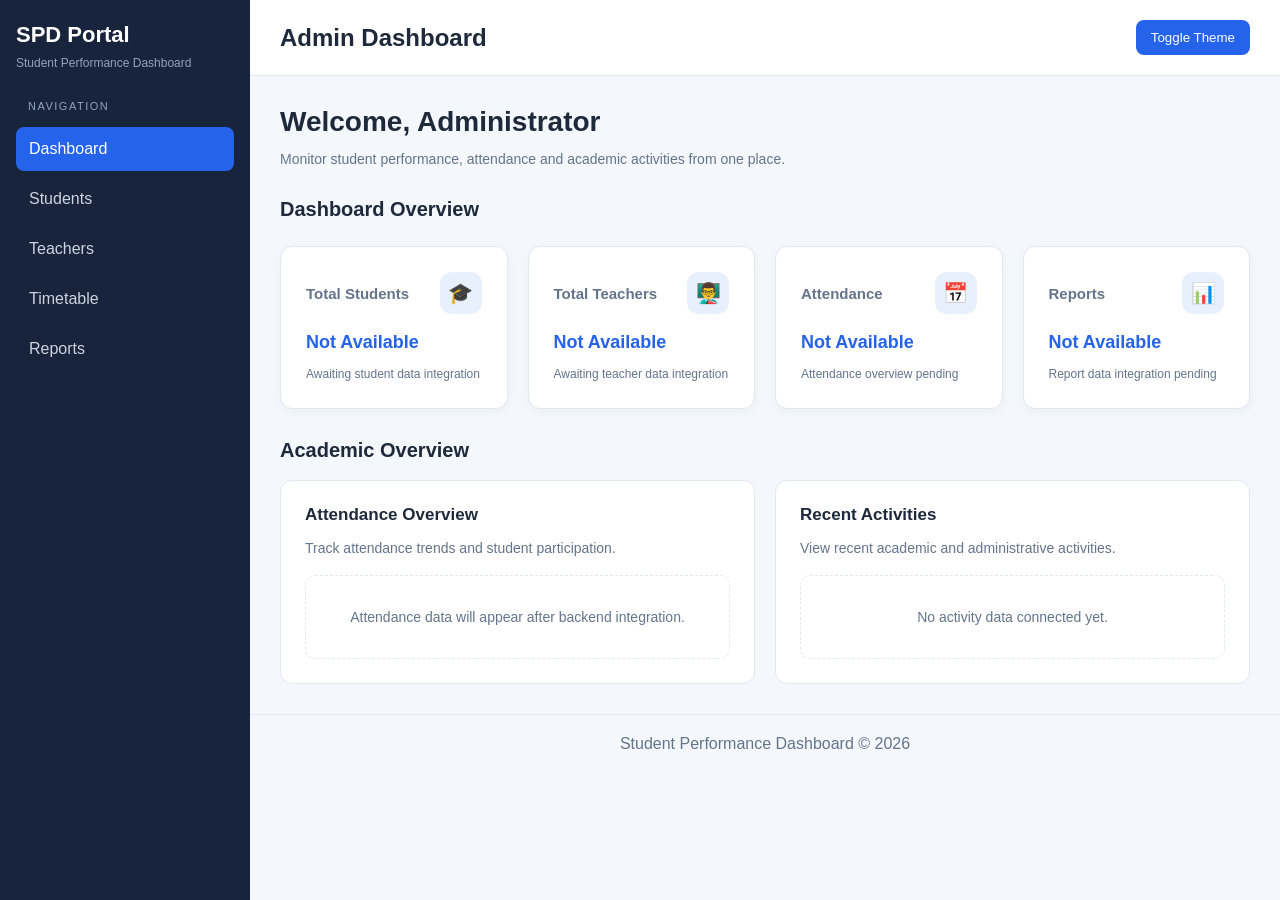
<file: frontend-preview/index.html>
<!DOCTYPE html>
<html lang="en">
<head>
    <meta charset="UTF-8">
    <meta name="viewport"
          content="width=device-width, initial-scale=1.0">
    <title>Admin Dashboard | SPD Portal</title>
    <link rel="stylesheet"
          href="../src/main/webapp/assets/css/style.css">
</head>
<body>
<div class="dashboard-layout">

    <!-- Sidebar -->
    <aside class="sidebar" id="sidebar"
           aria-label="Sidebar">
        <div class="sidebar-brand">
            <h2>SPD Portal</h2>
            <p>Student Performance Dashboard</p>
        </div>

        <nav aria-label="Main navigation">
            <span class="sidebar-section">NAVIGATION</span>
            <!-- Backend URLs pending approval -->
            <span class="nav-item active">Dashboard</span>
            <span class="nav-item">Students</span>
            <span class="nav-item">Teachers</span>
            <span class="nav-item">Timetable</span>
            <span class="nav-item">Reports</span>
        </nav>
    </aside>

    <div class="main-content">

        <!-- Topbar -->
        <header class="topbar">
            <button class="menu-toggle"
                    id="menuToggle"
                    type="button"
                    aria-label="Toggle sidebar"
                    aria-controls="sidebar"
                    aria-expanded="false">
                ☰
            </button>

            <h2>Admin Dashboard</h2>

            <button id="themeToggle" type="button">
                Toggle Theme
            </button>
        </header>

        <main class="content">

            <!-- Welcome -->
            <section class="dashboard-welcome">
                <h1>Welcome, Administrator</h1>
                <p>
                    Monitor student performance, attendance
                    and academic activities from one place.
                </p>
            </section>

            <!-- Statistics -->
            <section aria-label="Dashboard statistics">
                <h2 class="section-heading">
                    Dashboard Overview
                </h2>

                <div class="cards">

                    <article class="card stat-card">
                        <div class="stat-card-header">
                            <h3>Total Students</h3>
                            <span class="stat-icon" aria-hidden="true">🎓</span>
                        </div>
                        <p class="stat-value">Not Available</p>
                        <div class="stat-description">
                            Awaiting student data integration
                        </div>
                    </article>

                    <article class="card stat-card">
                        <div class="stat-card-header">
                            <h3>Total Teachers</h3>
                            <span class="stat-icon" aria-hidden="true">👨‍🏫</span>
                        </div>
                        <p class="stat-value">Not Available</p>
                        <div class="stat-description">
                            Awaiting teacher data integration
                        </div>
                    </article>

                    <article class="card stat-card">
                        <div class="stat-card-header">
                            <h3>Attendance</h3>
                            <span class="stat-icon" aria-hidden="true">📅</span>
                        </div>
                        <p class="stat-value">Not Available</p>
                        <div class="stat-description">
                            Attendance overview pending
                        </div>
                    </article>

                    <article class="card stat-card">
                        <div class="stat-card-header">
                            <h3>Reports</h3>
                            <span class="stat-icon" aria-hidden="true">📊</span>
                        </div>
                        <p class="stat-value">Not Available</p>
                        <div class="stat-description">
                            Report data integration pending
                        </div>
                    </article>

                </div>
            </section>

            <!-- Academic Overview -->
            <section class="dashboard-section"
                     aria-label="Academic overview">

                <h2 class="section-heading">
                    Academic Overview
                </h2>

                <div class="dashboard-panels">

                    <article class="dashboard-panel">
                        <h3>Attendance Overview</h3>
                        <p>
                            Track attendance trends and
                            student participation.
                        </p>

                        <div class="empty-state">
                            <p>
                                Attendance data will appear
                                after backend integration.
                            </p>
                        </div>
                    </article>

                    <article class="dashboard-panel">
                        <h3>Recent Activities</h3>
                        <p>
                            View recent academic and
                            administrative activities.
                        </p>

                        <div class="empty-state">
                            <p>
                                No activity data connected yet.
                            </p>
                        </div>
                    </article>

                </div>
            </section>

        </main>

        <footer class="footer">
            <p>Student Performance Dashboard © 2026</p>
        </footer>
    </div>
</div>

<script src="../src/main/webapp/assets/js/navigation.js"></script>
</body>
</html>
</file>
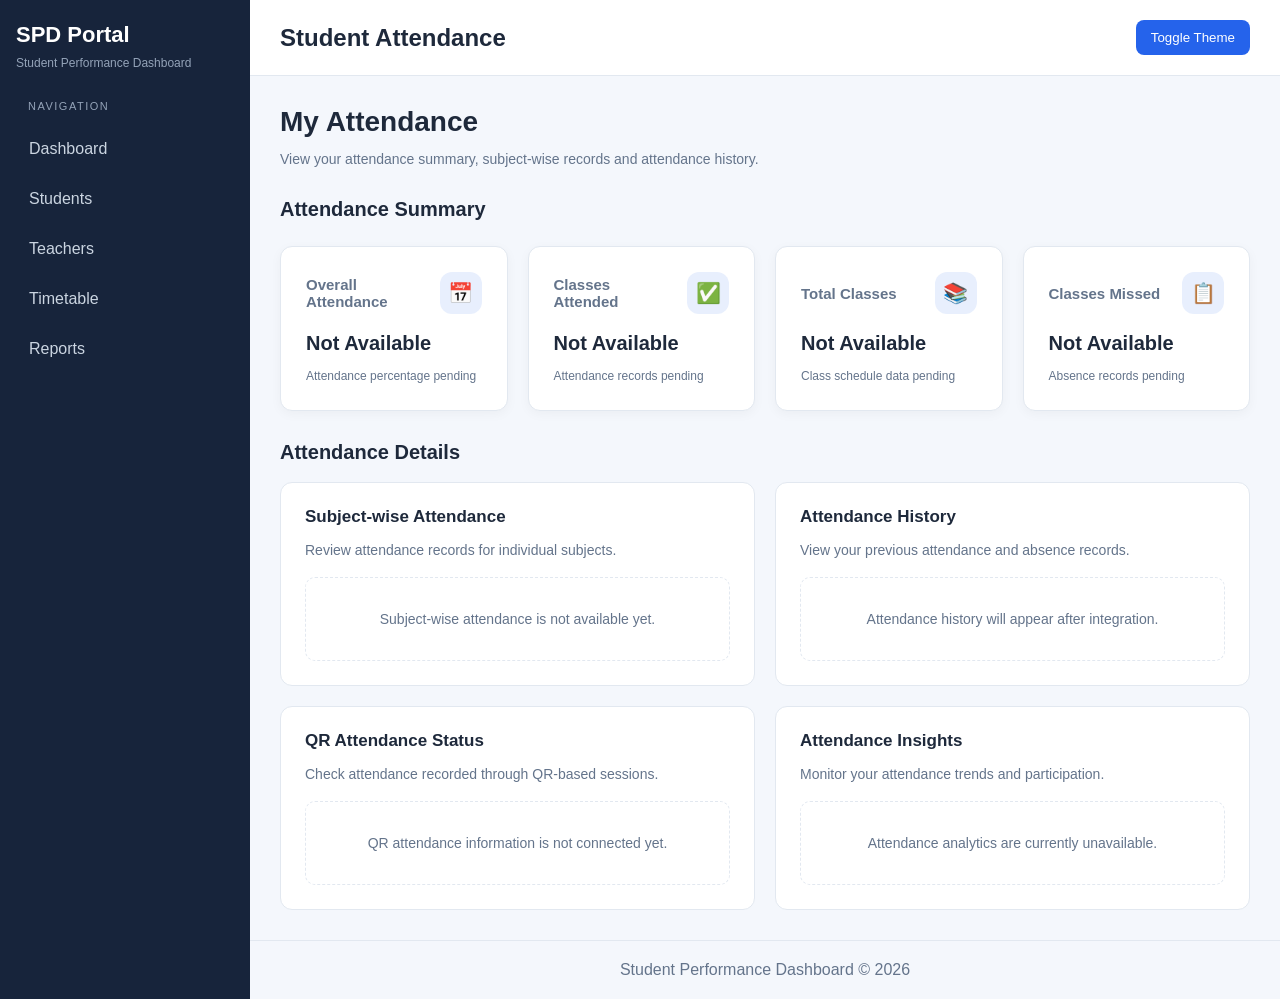
<file: frontend-preview/attendance.html>
<!DOCTYPE html>
<html lang="en">
<head>
    <meta charset="UTF-8">
    <meta name="viewport"
          content="width=device-width, initial-scale=1.0">
    <title>Student Attendance | SPD Portal</title>
    <link rel="stylesheet"
          href="../src/main/webapp/assets/css/style.css">
</head>
<body>

<div class="dashboard-layout">

    <!-- Sidebar -->
    <aside class="sidebar" id="sidebar"
           aria-label="Sidebar">

        <div class="sidebar-brand">
            <h2>SPD Portal</h2>
            <p>Student Performance Dashboard</p>
        </div>

        <nav aria-label="Main navigation">
            <span class="sidebar-section">NAVIGATION</span>
            <!-- Navigation routes pending backend approval -->
            <span class="nav-item">Dashboard</span>
            <span class="nav-item">Students</span>
            <span class="nav-item">Teachers</span>
            <span class="nav-item">Timetable</span>
            <span class="nav-item">Reports</span>
        </nav>
    </aside>

    <div class="main-content">

        <!-- Topbar -->
        <header class="topbar">
            <button
                class="menu-toggle"
                id="menuToggle"
                type="button"
                aria-label="Toggle sidebar"
                aria-controls="sidebar"
                aria-expanded="false">
                ☰
            </button>

            <h2>Student Attendance</h2>

            <button id="themeToggle" type="button">
                Toggle Theme
            </button>
        </header>

        <main class="content">

            <!-- Welcome -->
            <section class="dashboard-welcome">
                <h1>My Attendance</h1>
                <p>
                    View your attendance summary,
                    subject-wise records and attendance history.
                </p>
            </section>

            <!-- Attendance Summary -->
            <section aria-labelledby="attendanceSummaryHeading">

                <h2 class="section-heading"
                    id="attendanceSummaryHeading">
                    Attendance Summary
                </h2>

                <div class="cards">

                    <article class="card stat-card">
                        <div class="stat-card-header">
                            <h3>Overall Attendance</h3>
                            <span class="stat-icon"
                                  aria-hidden="true">📅</span>
                        </div>
                        <div class="stat-value">Not Available</div>
                        <div class="stat-description">
                            Attendance percentage pending
                        </div>
                    </article>

                    <article class="card stat-card">
                        <div class="stat-card-header">
                            <h3>Classes Attended</h3>
                            <span class="stat-icon"
                                  aria-hidden="true">✅</span>
                        </div>
                        <div class="stat-value">Not Available</div>
                        <div class="stat-description">
                            Attendance records pending
                        </div>
                    </article>

                    <article class="card stat-card">
                        <div class="stat-card-header">
                            <h3>Total Classes</h3>
                            <span class="stat-icon"
                                  aria-hidden="true">📚</span>
                        </div>
                        <div class="stat-value">Not Available</div>
                        <div class="stat-description">
                            Class schedule data pending
                        </div>
                    </article>

                    <article class="card stat-card">
                        <div class="stat-card-header">
                            <h3>Classes Missed</h3>
                            <span class="stat-icon"
                                  aria-hidden="true">📋</span>
                        </div>
                        <div class="stat-value">Not Available</div>
                        <div class="stat-description">
                            Absence records pending
                        </div>
                    </article>

                </div>
            </section>

            <!-- Attendance Details -->
            <section class="dashboard-section"
                     aria-labelledby="attendanceDetailsHeading">

                <h2 class="section-heading"
                    id="attendanceDetailsHeading">
                    Attendance Details
                </h2>

                <div class="dashboard-panels">

                    <article class="dashboard-panel">
                        <h3>Subject-wise Attendance</h3>
                        <p>
                            Review attendance records
                            for individual subjects.
                        </p>
                        <div class="empty-state">
                            <p>
                                Subject-wise attendance
                                is not available yet.
                            </p>
                        </div>
                    </article>

                    <article class="dashboard-panel">
                        <h3>Attendance History</h3>
                        <p>
                            View your previous attendance
                            and absence records.
                        </p>
                        <div class="empty-state">
                            <p>
                                Attendance history
                                will appear after integration.
                            </p>
                        </div>
                    </article>

                    <article class="dashboard-panel">
                        <h3>QR Attendance Status</h3>
                        <p>
                            Check attendance recorded
                            through QR-based sessions.
                        </p>
                        <div class="empty-state">
                            <p>
                                QR attendance information
                                is not connected yet.
                            </p>
                        </div>
                    </article>

                    <article class="dashboard-panel">
                        <h3>Attendance Insights</h3>
                        <p>
                            Monitor your attendance
                            trends and participation.
                        </p>
                        <div class="empty-state">
                            <p>
                                Attendance analytics
                                are currently unavailable.
                            </p>
                        </div>
                    </article>

                </div>
            </section>

        </main>

        <footer class="footer">
            <p>Student Performance Dashboard © 2026</p>
        </footer>

    </div>
</div>

<script src="../src/main/webapp/assets/js/navigation.js"></script>

</body>
</html>
</file>
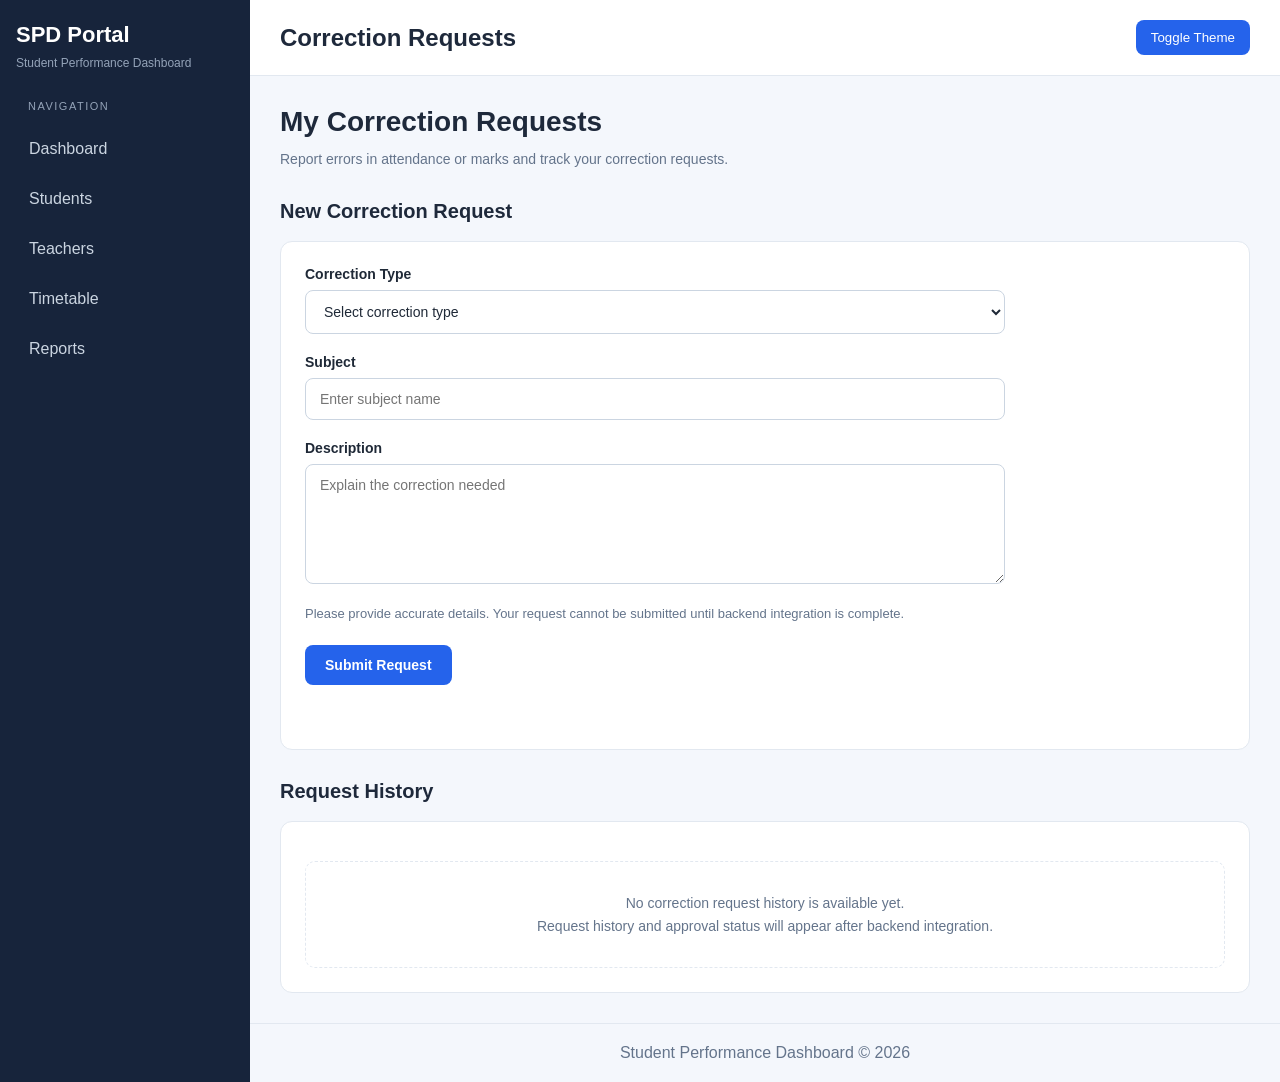
<file: frontend-preview/correction-requests.html>
<!DOCTYPE html>
<html lang="en">
<head>
    <meta charset="UTF-8">
    <meta name="viewport"
          content="width=device-width, initial-scale=1.0">
    <title>Correction Requests | SPD Portal</title>

    <link rel="stylesheet"
          href="../src/main/webapp/assets/css/style.css">
</head>
<body>

<div class="dashboard-layout">

    <!-- Sidebar -->
    <aside class="sidebar" id="sidebar"
           aria-label="Sidebar">

        <div class="sidebar-brand">
            <h2>SPD Portal</h2>
            <p>Student Performance Dashboard</p>
        </div>

        <nav aria-label="Main navigation">
            <span class="sidebar-section">NAVIGATION</span>

            <!-- Backend navigation routes pending -->
            <span class="nav-item">Dashboard</span>
            <span class="nav-item">Students</span>
            <span class="nav-item">Teachers</span>
            <span class="nav-item">Timetable</span>
            <span class="nav-item">Reports</span>
        </nav>
    </aside>

    <div class="main-content">

        <!-- Topbar -->
        <header class="topbar">

            <button
                class="menu-toggle"
                id="menuToggle"
                type="button"
                aria-label="Toggle sidebar"
                aria-controls="sidebar"
                aria-expanded="false">
                ☰
            </button>

            <h2>Correction Requests</h2>

            <button id="themeToggle" type="button">
                Toggle Theme
            </button>
        </header>

        <main class="content">

            <!-- Welcome -->
            <section class="dashboard-welcome">
                <h1>My Correction Requests</h1>
                <p>
                    Report errors in attendance or marks
                    and track your correction requests.
                </p>
            </section>

            <!-- New Correction Request -->
            <section class="dashboard-section"
                     aria-labelledby="newRequestHeading">

                <h2 class="section-heading"
                    id="newRequestHeading">
                    New Correction Request
                </h2>

                <div class="dashboard-panel">

                    <form id="correctionRequestForm"
                          class="correction-form">

                        <div class="form-group">
                            <label for="correctionType">
                                Correction Type
                            </label>

                            <select id="correctionType"
                                    name="correctionType"
                                    required>
                                <option value="">
                                    Select correction type
                                </option>
                                <option value="attendance">
                                    Attendance
                                </option>
                                <option value="marks">
                                    Marks
                                </option>
                            </select>
                        </div>

                        <div class="form-group">
                            <label for="subjectName">
                                Subject
                            </label>

                            <input
                                type="text"
                                id="subjectName"
                                name="subjectName"
                                placeholder="Enter subject name"
                                maxlength="100"
                                required>
                        </div>

                        <div class="form-group">
                            <label for="requestDescription">
                                Description
                            </label>

                            <textarea
                                id="requestDescription"
                                name="requestDescription"
                                rows="5"
                                minlength="10"
                                maxlength="1000"
                                placeholder="Explain the correction needed"
                                required></textarea>
                        </div>

                        <p class="form-note">
                            Please provide accurate details.
                            Your request cannot be submitted
                            until backend integration is complete.
                        </p>

                        <button type="submit"
                                class="form-submit-btn">
                            Submit Request
                        </button>

                        <p id="correctionFormMessage"
                           class="form-message"
                           role="status"
                           aria-live="polite"></p>

                    </form>

                </div>
            </section>

            <!-- Request History -->
            <section class="dashboard-section"
                     aria-labelledby="requestHistoryHeading">

                <h2 class="section-heading"
                    id="requestHistoryHeading">
                    Request History
                </h2>

                <div class="dashboard-panel">
                    <div class="empty-state">
                        <p>
                            No correction request history
                            is available yet.
                        </p>
                        <p>
                            Request history and approval status
                            will appear after backend integration.
                        </p>
                    </div>
                </div>
            </section>

        </main>

        <footer class="footer">
            <p>Student Performance Dashboard © 2026</p>
        </footer>

    </div>
</div>

<!-- JavaScript -->
<script src="../src/main/webapp/assets/js/navigation.js"></script>
<script src="../src/main/webapp/assets/js/correction-requests.js"></script>

</body>
</html>
</file>
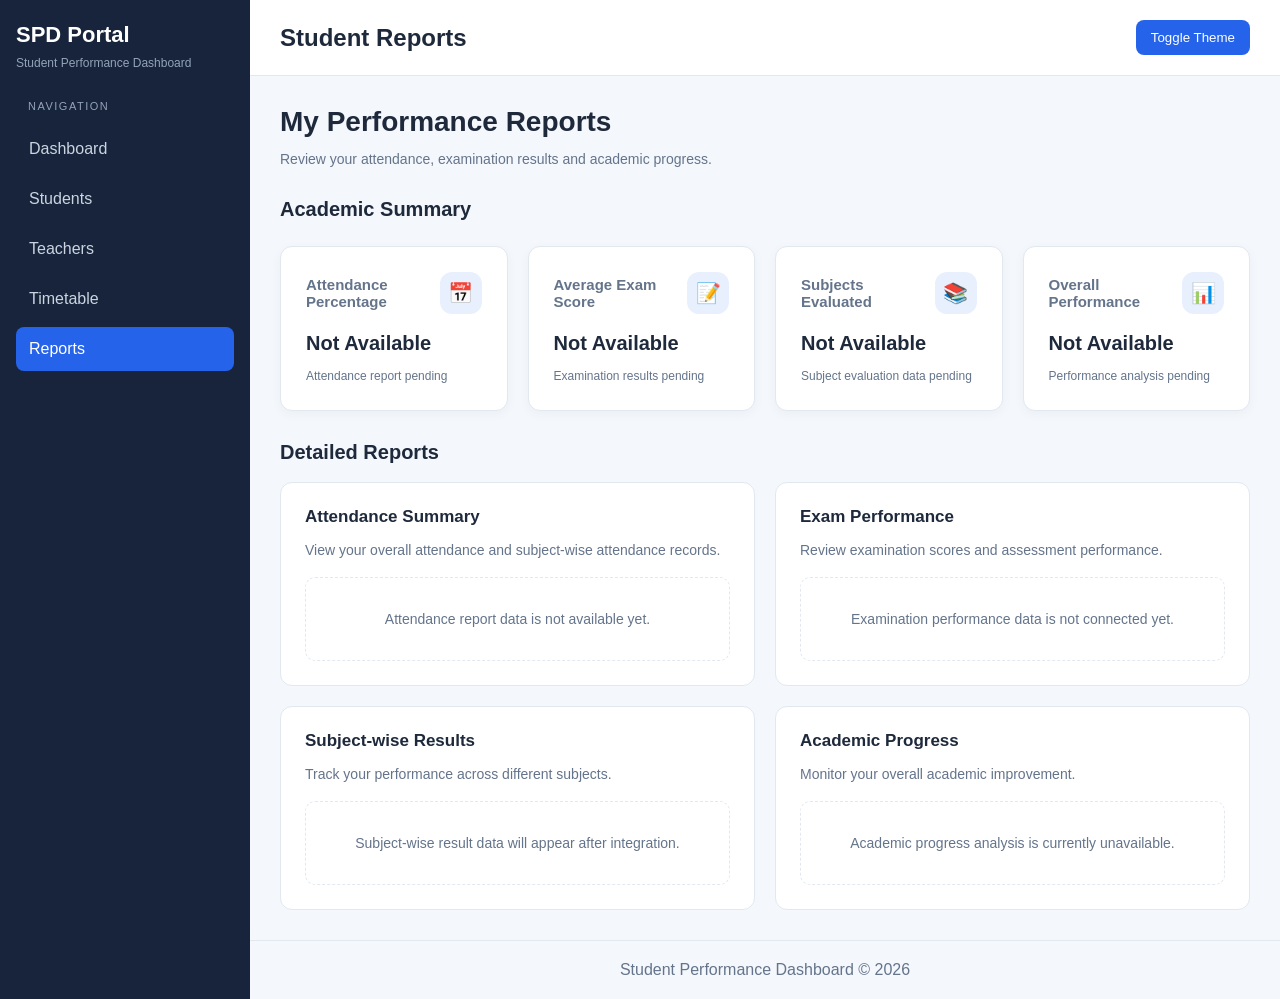
<file: frontend-preview/reports.html>
<!DOCTYPE html>
<html lang="en">
<head>
    <meta charset="UTF-8">
    <meta name="viewport"
          content="width=device-width, initial-scale=1.0">
    <title>Student Reports | SPD Portal</title>
    <link rel="stylesheet"
          href="../src/main/webapp/assets/css/style.css">
</head>
<body>

<div class="dashboard-layout">

    <!-- Sidebar -->
    <aside class="sidebar" id="sidebar"
           aria-label="Sidebar">

        <div class="sidebar-brand">
            <h2>SPD Portal</h2>
            <p>Student Performance Dashboard</p>
        </div>

        <nav aria-label="Main navigation">
            <span class="sidebar-section">NAVIGATION</span>
            <!-- Navigation routes pending backend approval -->
            <span class="nav-item">Dashboard</span>
            <span class="nav-item">Students</span>
            <span class="nav-item">Teachers</span>
            <span class="nav-item">Timetable</span>
            <span class="nav-item active">Reports</span>
        </nav>
    </aside>

    <div class="main-content">

        <!-- Topbar -->
        <header class="topbar">
            <button
                class="menu-toggle"
                id="menuToggle"
                type="button"
                aria-label="Toggle sidebar"
                aria-controls="sidebar"
                aria-expanded="false">
                ☰
            </button>

            <h2>Student Reports</h2>

            <button id="themeToggle" type="button">
                Toggle Theme
            </button>
        </header>

        <main class="content">

            <!-- Welcome -->
            <section class="dashboard-welcome">
                <h1>My Performance Reports</h1>
                <p>
                    Review your attendance, examination
                    results and academic progress.
                </p>
            </section>

            <!-- Academic Summary -->
            <section aria-labelledby="reportSummaryHeading">

                <h2 class="section-heading"
                    id="reportSummaryHeading">
                    Academic Summary
                </h2>

                <div class="cards">

                    <article class="card stat-card">
                        <div class="stat-card-header">
                            <h3>Attendance Percentage</h3>
                            <span class="stat-icon"
                                  aria-hidden="true">📅</span>
                        </div>
                        <div class="stat-value">Not Available</div>
                        <div class="stat-description">
                            Attendance report pending
                        </div>
                    </article>

                    <article class="card stat-card">
                        <div class="stat-card-header">
                            <h3>Average Exam Score</h3>
                            <span class="stat-icon"
                                  aria-hidden="true">📝</span>
                        </div>
                        <div class="stat-value">Not Available</div>
                        <div class="stat-description">
                            Examination results pending
                        </div>
                    </article>

                    <article class="card stat-card">
                        <div class="stat-card-header">
                            <h3>Subjects Evaluated</h3>
                            <span class="stat-icon"
                                  aria-hidden="true">📚</span>
                        </div>
                        <div class="stat-value">Not Available</div>
                        <div class="stat-description">
                            Subject evaluation data pending
                        </div>
                    </article>

                    <article class="card stat-card">
                        <div class="stat-card-header">
                            <h3>Overall Performance</h3>
                            <span class="stat-icon"
                                  aria-hidden="true">📊</span>
                        </div>
                        <div class="stat-value">Not Available</div>
                        <div class="stat-description">
                            Performance analysis pending
                        </div>
                    </article>

                </div>
            </section>

            <!-- Detailed Reports -->
            <section class="dashboard-section"
                     aria-labelledby="detailedReportsHeading">

                <h2 class="section-heading"
                    id="detailedReportsHeading">
                    Detailed Reports
                </h2>

                <div class="dashboard-panels">

                    <article class="dashboard-panel">
                        <h3>Attendance Summary</h3>
                        <p>
                            View your overall attendance
                            and subject-wise attendance records.
                        </p>
                        <div class="empty-state">
                            <p>
                                Attendance report data
                                is not available yet.
                            </p>
                        </div>
                    </article>

                    <article class="dashboard-panel">
                        <h3>Exam Performance</h3>
                        <p>
                            Review examination scores
                            and assessment performance.
                        </p>
                        <div class="empty-state">
                            <p>
                                Examination performance data
                                is not connected yet.
                            </p>
                        </div>
                    </article>

                    <article class="dashboard-panel">
                        <h3>Subject-wise Results</h3>
                        <p>
                            Track your performance
                            across different subjects.
                        </p>
                        <div class="empty-state">
                            <p>
                                Subject-wise result data
                                will appear after integration.
                            </p>
                        </div>
                    </article>

                    <article class="dashboard-panel">
                        <h3>Academic Progress</h3>
                        <p>
                            Monitor your overall
                            academic improvement.
                        </p>
                        <div class="empty-state">
                            <p>
                                Academic progress analysis
                                is currently unavailable.
                            </p>
                        </div>
                    </article>

                </div>
            </section>

        </main>

        <footer class="footer">
            <p>Student Performance Dashboard © 2026</p>
        </footer>

    </div>
</div>

<script src="../src/main/webapp/assets/js/navigation.js"></script>

</body>
</html>
</file>
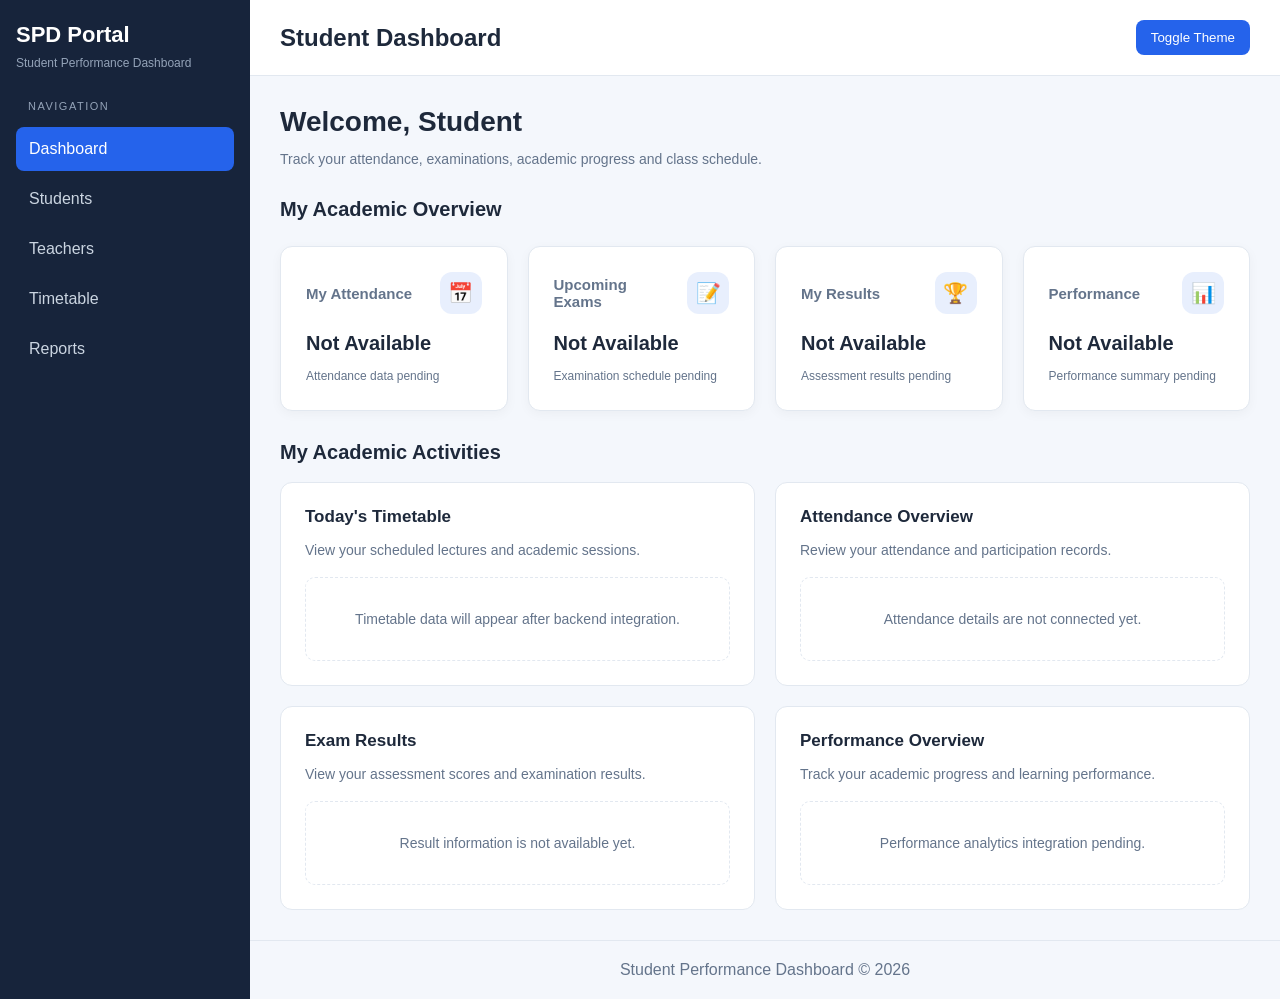
<file: frontend-preview/student.html>
<!DOCTYPE html>
<html lang="en">
<head>
    <meta charset="UTF-8">
    <meta name="viewport"
          content="width=device-width, initial-scale=1.0">
    <title>Student Dashboard | SPD Portal</title>
    <link rel="stylesheet"
          href="../src/main/webapp/assets/css/style.css">
</head>
<body>

<div class="dashboard-layout">

    <!-- Sidebar -->
    <aside class="sidebar" id="sidebar"
           aria-label="Sidebar">

        <div class="sidebar-brand">
            <h2>SPD Portal</h2>
            <p>Student Performance Dashboard</p>
        </div>

        <nav aria-label="Main navigation">
            <span class="sidebar-section">NAVIGATION</span>
            <!-- Navigation routes pending backend approval -->
            <span class="nav-item active">Dashboard</span>
            <span class="nav-item">Students</span>
            <span class="nav-item">Teachers</span>
            <span class="nav-item">Timetable</span>
            <span class="nav-item">Reports</span>
        </nav>
    </aside>

    <div class="main-content">

        <!-- Topbar -->
        <header class="topbar">
            <button
                class="menu-toggle"
                id="menuToggle"
                type="button"
                aria-label="Toggle sidebar"
                aria-controls="sidebar"
                aria-expanded="false">
                ☰
            </button>

            <h2>Student Dashboard</h2>

            <button id="themeToggle" type="button">
                Toggle Theme
            </button>
        </header>

        <main class="content">

            <!-- Welcome Section -->
            <section class="dashboard-welcome">
                <h1>Welcome, Student</h1>
                <p>
                    Track your attendance, examinations,
                    academic progress and class schedule.
                </p>
            </section>

            <!-- Statistics -->
            <section aria-label="Student dashboard statistics">

                <h2 class="section-heading">
                    My Academic Overview
                </h2>

                <div class="cards">

                    <article class="card stat-card">
                        <div class="stat-card-header">
                            <h3>My Attendance</h3>
                            <span class="stat-icon" aria-hidden="true">📅</span>
                        </div>
                        <div class="stat-value">Not Available</div>
                        <div class="stat-description">
                            Attendance data pending
                        </div>
                    </article>

                    <article class="card stat-card">
                        <div class="stat-card-header">
                            <h3>Upcoming Exams</h3>
                            <span class="stat-icon" aria-hidden="true">📝</span>
                        </div>
                        <div class="stat-value">Not Available</div>
                        <div class="stat-description">
                            Examination schedule pending
                        </div>
                    </article>

                    <article class="card stat-card">
                        <div class="stat-card-header">
                            <h3>My Results</h3>
                            <span class="stat-icon" aria-hidden="true">🏆</span>
                        </div>
                        <div class="stat-value">Not Available</div>
                        <div class="stat-description">
                            Assessment results pending
                        </div>
                    </article>

                    <article class="card stat-card">
                        <div class="stat-card-header">
                            <h3>Performance</h3>
                            <span class="stat-icon" aria-hidden="true">📊</span>
                        </div>
                        <div class="stat-value">Not Available</div>
                        <div class="stat-description">
                            Performance summary pending
                        </div>
                    </article>

                </div>
            </section>

            <!-- Academic Activities -->
            <section class="dashboard-section"
                     aria-label="Student academic activities">

                <h2 class="section-heading">
                    My Academic Activities
                </h2>

                <div class="dashboard-panels">

                    <article class="dashboard-panel">
                        <h3>Today's Timetable</h3>
                        <p>
                            View your scheduled lectures
                            and academic sessions.
                        </p>
                        <div class="empty-state">
                            <p>
                                Timetable data will appear
                                after backend integration.
                            </p>
                        </div>
                    </article>

                    <article class="dashboard-panel">
                        <h3>Attendance Overview</h3>
                        <p>
                            Review your attendance
                            and participation records.
                        </p>
                        <div class="empty-state">
                            <p>
                                Attendance details
                                are not connected yet.
                            </p>
                        </div>
                    </article>

                    <article class="dashboard-panel">
                        <h3>Exam Results</h3>
                        <p>
                            View your assessment scores
                            and examination results.
                        </p>
                        <div class="empty-state">
                            <p>
                                Result information
                                is not available yet.
                            </p>
                        </div>
                    </article>

                    <article class="dashboard-panel">
                        <h3>Performance Overview</h3>
                        <p>
                            Track your academic progress
                            and learning performance.
                        </p>
                        <div class="empty-state">
                            <p>
                                Performance analytics
                                integration pending.
                            </p>
                        </div>
                    </article>

                </div>
            </section>

        </main>

        <footer class="footer">
            <p>Student Performance Dashboard © 2026</p>
        </footer>

    </div>
</div>

<script src="../src/main/webapp/assets/js/navigation.js"></script>

</body>
</html>
</file>
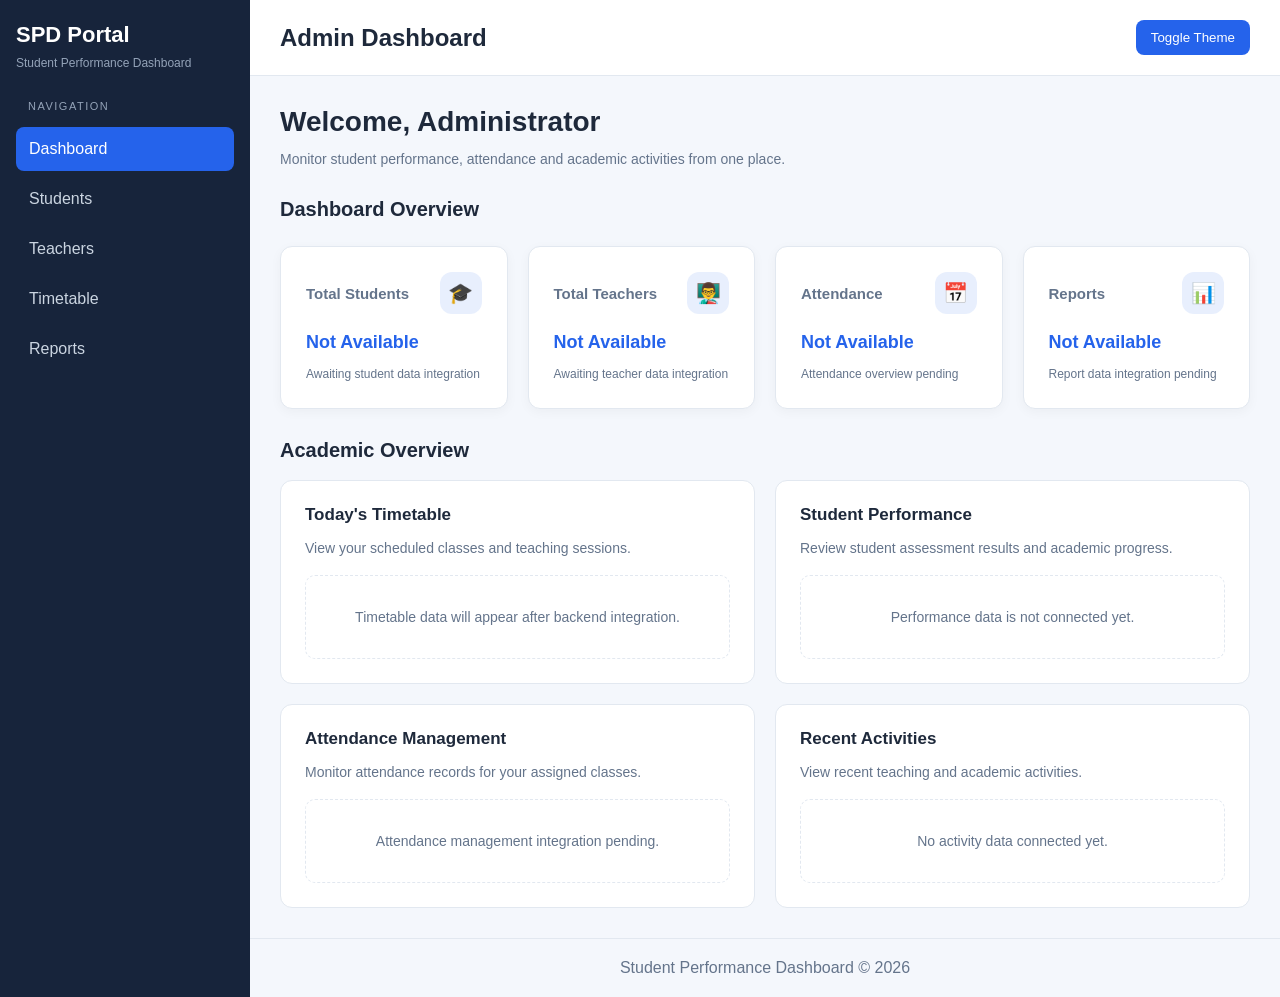
<file: frontend-preview/teacher.html>
<!DOCTYPE html>
<html lang="en">
<head>
    <meta charset="UTF-8">
    <meta name="viewport"
          content="width=device-width, initial-scale=1.0">
    <title>Admin Dashboard | SPD Portal</title>
    <link rel="stylesheet"
          href="../src/main/webapp/assets/css/style.css">
</head>
<body>
<div class="dashboard-layout">

    <!-- Sidebar -->
    <aside class="sidebar" id="sidebar"
           aria-label="Sidebar">
        <div class="sidebar-brand">
            <h2>SPD Portal</h2>
            <p>Student Performance Dashboard</p>
        </div>

        <nav aria-label="Main navigation">
            <span class="sidebar-section">NAVIGATION</span>
            <!-- Backend URLs pending approval -->
            <span class="nav-item active">Dashboard</span>
            <span class="nav-item">Students</span>
            <span class="nav-item">Teachers</span>
            <span class="nav-item">Timetable</span>
            <span class="nav-item">Reports</span>
        </nav>
    </aside>

    <div class="main-content">

        <!-- Topbar -->
        <header class="topbar">
            <button class="menu-toggle"
                    id="menuToggle"
                    type="button"
                    aria-label="Toggle sidebar"
                    aria-controls="sidebar"
                    aria-expanded="false">
                ☰
            </button>

            <h2>Admin Dashboard</h2>

            <button id="themeToggle" type="button">
                Toggle Theme
            </button>
        </header>

        <main class="content">

            <!-- Welcome -->
            <section class="dashboard-welcome">
                <h1>Welcome, Administrator</h1>
                <p>
                    Monitor student performance, attendance
                    and academic activities from one place.
                </p>
            </section>

            <!-- Statistics -->
            <section aria-label="Dashboard statistics">
                <h2 class="section-heading">
                    Dashboard Overview
                </h2>

                <div class="cards">

                    <article class="card stat-card">
                        <div class="stat-card-header">
                            <h3>Total Students</h3>
                            <span class="stat-icon" aria-hidden="true">🎓</span>
                        </div>
                        <p class="stat-value">Not Available</p>
                        <div class="stat-description">
                            Awaiting student data integration
                        </div>
                    </article>

                    <article class="card stat-card">
                        <div class="stat-card-header">
                            <h3>Total Teachers</h3>
                            <span class="stat-icon" aria-hidden="true">👨‍🏫</span>
                        </div>
                        <p class="stat-value">Not Available</p>
                        <div class="stat-description">
                            Awaiting teacher data integration
                        </div>
                    </article>

                    <article class="card stat-card">
                        <div class="stat-card-header">
                            <h3>Attendance</h3>
                            <span class="stat-icon" aria-hidden="true">📅</span>
                        </div>
                        <p class="stat-value">Not Available</p>
                        <div class="stat-description">
                            Attendance overview pending
                        </div>
                    </article>

                    <article class="card stat-card">
                        <div class="stat-card-header">
                            <h3>Reports</h3>
                            <span class="stat-icon" aria-hidden="true">📊</span>
                        </div>
                        <p class="stat-value">Not Available</p>
                        <div class="stat-description">
                            Report data integration pending
                        </div>
                    </article>

                </div>
            </section>

            <!-- Academic Overview -->
            <section class="dashboard-section"
                     aria-label="Academic overview">

                <h2 class="section-heading">
                    Academic Overview
                </h2>
                <div class="dashboard-panels">

                    <!-- Today's Timetable -->
                    <article class="dashboard-panel">
                        <h3>Today's Timetable</h3>
                        <p>
                            View your scheduled classes
                            and teaching sessions.
                        </p>

                        <div class="empty-state">
                            <p>
                                Timetable data will appear
                                after backend integration.
                            </p>
                        </div>
                    </article>

                    <!-- Student Performance -->
                    <article class="dashboard-panel">
                        <h3>Student Performance</h3>
                        <p>
                            Review student assessment results
                            and academic progress.
                        </p>

                        <div class="empty-state">
                            <p>
                                Performance data is not
                                connected yet.
                            </p>
                        </div>
                    </article>

                    <!-- Attendance Management -->
                    <article class="dashboard-panel">
                        <h3>Attendance Management</h3>
                        <p>
                            Monitor attendance records
                            for your assigned classes.
                        </p>

                        <div class="empty-state">
                            <p>
                                Attendance management
                                integration pending.
                            </p>
                        </div>
                    </article>

                    <!-- Recent Activities -->
                    <article class="dashboard-panel">
                        <h3>Recent Activities</h3>
                        <p>
                            View recent teaching and
                            academic activities.
                        </p>

                        <div class="empty-state">
                            <p>
                                No activity data connected yet.
                            </p>
                        </div>
                    </article>

                </div>

            </section>

        </main>

        <footer class="footer">
            <p>Student Performance Dashboard © 2026</p>
        </footer>
    </div>
</div>

<script src="../src/main/webapp/assets/js/navigation.js"></script>
</body>
</html>
</file>
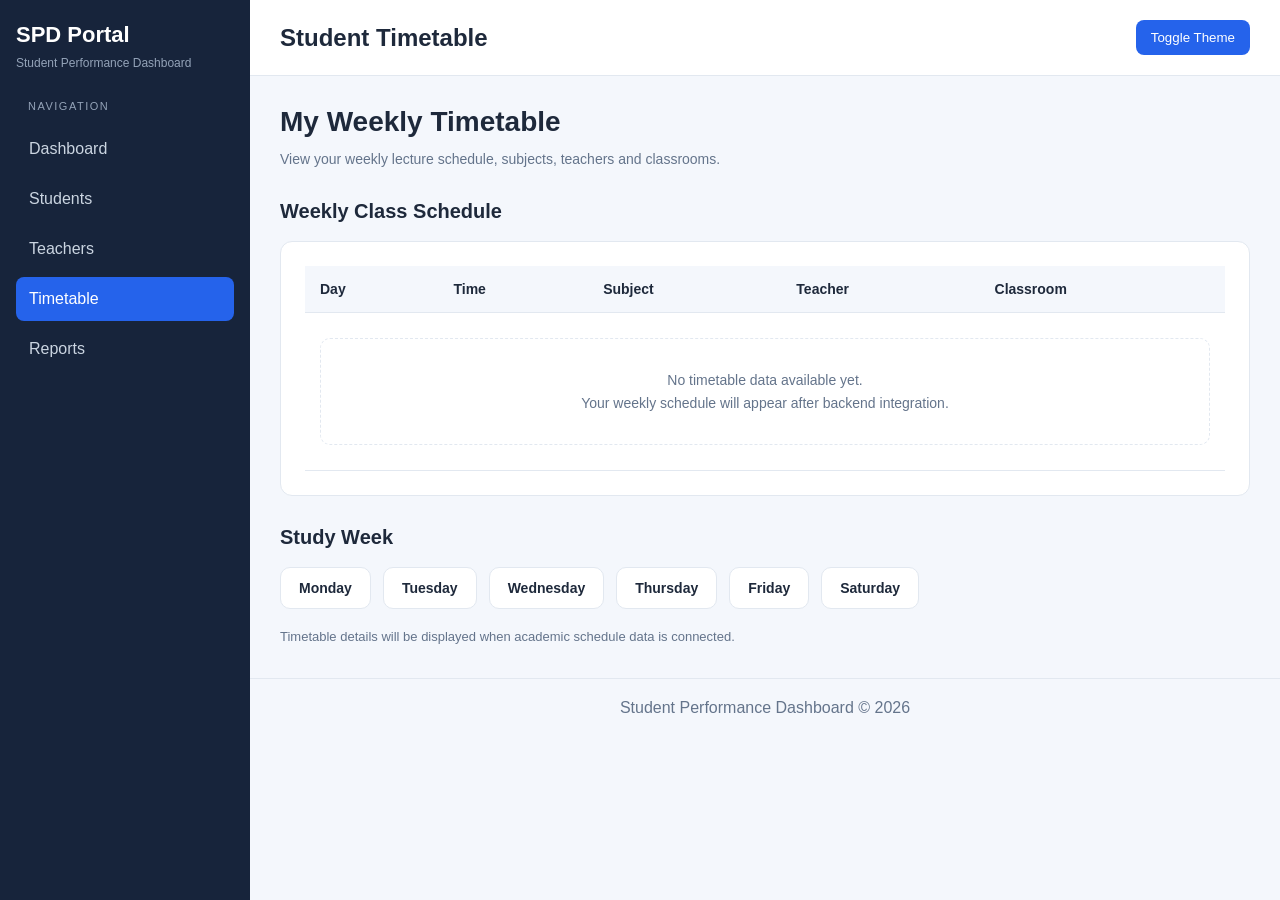
<file: frontend-preview/timetable.html>
<!DOCTYPE html>
<html lang="en">
<head>
    <meta charset="UTF-8">
    <meta name="viewport"
          content="width=device-width, initial-scale=1.0">
    <title>Student Timetable | SPD Portal</title>
    <link rel="stylesheet"
          href="../src/main/webapp/assets/css/style.css">
</head>
<body>

<div class="dashboard-layout">

    <aside class="sidebar" id="sidebar"
           aria-label="Sidebar">
        <div class="sidebar-brand">
            <h2>SPD Portal</h2>
            <p>Student Performance Dashboard</p>
        </div>

        <nav aria-label="Main navigation">
            <span class="sidebar-section">NAVIGATION</span>
            <!-- Navigation routes pending backend approval -->
            <span class="nav-item">Dashboard</span>
            <span class="nav-item">Students</span>
            <span class="nav-item">Teachers</span>
            <span class="nav-item active">Timetable</span>
            <span class="nav-item">Reports</span>
        </nav>
    </aside>

    <div class="main-content">

        <header class="topbar">
            <button
                class="menu-toggle"
                id="menuToggle"
                type="button"
                aria-label="Toggle sidebar"
                aria-controls="sidebar"
                aria-expanded="false">
                ☰
            </button>

            <h2>Student Timetable</h2>

            <button id="themeToggle" type="button">
                Toggle Theme
            </button>
        </header>

        <main class="content">

            <section class="dashboard-welcome">
                <h1>My Weekly Timetable</h1>
                <p>
                    View your weekly lecture schedule,
                    subjects, teachers and classrooms.
                </p>
            </section>

            <section class="dashboard-section"
                     aria-labelledby="timetableHeading">

                <h2 class="section-heading"
                    id="timetableHeading">
                    Weekly Class Schedule
                </h2>

                <div class="dashboard-panel">

                    <div class="timetable-wrapper">
                        <table class="timetable-table">
                            <thead>
                                <tr>
                                    <th scope="col">Day</th>
                                    <th scope="col">Time</th>
                                    <th scope="col">Subject</th>
                                    <th scope="col">Teacher</th>
                                    <th scope="col">Classroom</th>
                                </tr>
                            </thead>

                            <tbody>
                                <tr>
                                    <td colspan="5"
                                        class="timetable-empty">
                                        <div class="empty-state">
                                            <p>
                                                No timetable data
                                                available yet.
                                            </p>
                                            <p>
                                                Your weekly schedule
                                                will appear after
                                                backend integration.
                                            </p>
                                        </div>
                                    </td>
                                </tr>
                            </tbody>
                        </table>
                    </div>

                </div>
            </section>

            <section class="dashboard-section"
                     aria-labelledby="daysHeading">

                <h2 class="section-heading"
                    id="daysHeading">
                    Study Week
                </h2>

                <div class="week-days">
                    <div class="day-chip">Monday</div>
                    <div class="day-chip">Tuesday</div>
                    <div class="day-chip">Wednesday</div>
                    <div class="day-chip">Thursday</div>
                    <div class="day-chip">Friday</div>
                    <div class="day-chip">Saturday</div>
                </div>

                <p class="timetable-note">
                    Timetable details will be displayed
                    when academic schedule data is connected.
                </p>
            </section>

        </main>

        <footer class="footer">
            <p>Student Performance Dashboard © 2026</p>
        </footer>

    </div>
</div>

<script src="../src/main/webapp/assets/js/navigation.js"></script>

</body>
</html>
</file>
<file: src/main/webapp/assets/css/style.css>
:root {
    --primary: #2563eb;
    --sidebar: #17243b;
    --background: #f4f7fc;
    --white: #ffffff;
    --text: #1e293b;
    --muted: #64748b;
    --border: #e2e8f0;
}

* {
    margin: 0;
    padding: 0;
    box-sizing: border-box;
}

body {
    font-family: Arial, sans-serif;
    background: var(--background);
    color: var(--text);
}

.dashboard-layout {
    display: flex;
    min-height: 100vh;
}

.sidebar {
    width: 250px;
    background: var(--sidebar);
    color: white;
    padding: 22px 16px;
    flex-shrink: 0;
}

.sidebar h2 {
    font-size: 21px;
    margin-bottom: 30px;
}

.sidebar a {
    display: block;
    color: #cbd5e1;
    text-decoration: none;
    padding: 13px;
    border-radius: 8px;
    margin-bottom: 6px;
}

.sidebar a:hover,
.sidebar a.active {
    background: var(--primary);
    color: white;
}

.main-content {
    flex: 1;
    min-width: 0;
}

.topbar {
    background: var(--white);
    padding: 20px 30px;
    border-bottom: 1px solid var(--border);
    display: flex;
    justify-content: space-between;
    align-items: center;
}

.content {
    padding: 30px;
}

.cards {
    display: grid;
    grid-template-columns:
        repeat(auto-fit, minmax(200px, 1fr));
    gap: 20px;
    margin-top: 25px;
}

.card {
    background: var(--white);
    padding: 25px;
    border-radius: 12px;
    border: 1px solid var(--border);
    box-shadow: 0 3px 12px rgba(0,0,0,0.04);
}

.card h3 {
    color: var(--muted);
    font-size: 15px;
    margin-bottom: 12px;
}

.card p {
    font-size: 18px;
    font-weight: 600;
    color: var(--primary);
    overflow-wrap: anywhere;
}


.footer {
    text-align: center;
    padding: 20px;
    color: var(--muted);
}

.menu-toggle {
    display: none;
    background: var(--primary);
    color: white;
    border: none;
    padding: 10px;
    border-radius: 6px;
    cursor: pointer;
}

@media (max-width: 768px) {
    .sidebar {
        display: block;
        position: fixed;
        top: 0;
        left: 0;
        bottom: 0;
        width: 250px;
        max-width: 85vw;
        z-index: 1000;
        overflow-y: auto;
        transform: translateX(-100%);
        visibility: hidden;
        transition: transform 0.25s ease,
                    visibility 0.25s ease;
    }

    .sidebar.open {
        transform: translateX(0);
        visibility: visible;
    }

    .menu-toggle {
        display: inline-block;
    }

    .topbar {
        padding: 15px;
        gap: 12px;
    }

    .content {
        padding: 18px;
    }
}


/* Dark Mode */

body.dark-mode {
    --background: #0f172a;
    --white: #1e293b;
    --text: #f8fafc;
    --muted: #cbd5e1;
    --border: #334155;
}

body.dark-mode .card {
    background: var(--white);
}

body.dark-mode .topbar {
    background: var(--white);
}

#themeToggle {
    background: var(--primary);
    color: white;
    padding: 10px 15px;
    border: none;
    border-radius: 8px;
    cursor: pointer;
}

/* Sidebar branding */
.sidebar-brand {
    margin-bottom: 30px;
}

.sidebar-brand h2 {
    font-size: 22px;
    margin-bottom: 8px;
}

.sidebar-brand p {
    color: #94a3b8;
    font-size: 12px;
}

/* Sidebar navigation items */
.sidebar-section {
    display: block;
    font-size: 11px;
    letter-spacing: 1.5px;
    color: #94a3b8;
    margin: 15px 12px;
}

.nav-item {
    display: block;
    padding: 13px;
    margin-bottom: 6px;
    border-radius: 8px;
    color: #cbd5e1;
    cursor: default;
}

.nav-item.active {
    background: var(--primary);
    color: white;
}

/* Better responsive spacing */
.sidebar {
    transition: transform 0.25s ease;
}

.footer {
    border-top: 1px solid var(--border);
}


/* ========================================
   PHASE B - PROFESSIONAL DASHBOARD UI
   ======================================== */

/* Dashboard welcome section */
.dashboard-welcome {
    margin-bottom: 28px;
}

.dashboard-welcome h1 {
    font-size: 28px;
    font-weight: 700;
    margin-bottom: 10px;
    color: var(--text);
}

.dashboard-welcome p {
    font-size: 14px;
    color: var(--muted);
    line-height: 1.6;
}

/* Dashboard statistics cards */
.stat-card {
    position: relative;
    overflow: hidden;
    transition: transform 0.2s ease,
                box-shadow 0.2s ease;
}

.stat-card:hover {
    transform: translateY(-3px);
    box-shadow: 0 8px 24px rgba(0, 0, 0, 0.08);
}

.stat-card-header {
    display: flex;
    justify-content: space-between;
    align-items: center;
    gap: 12px;
    margin-bottom: 18px;
}

.stat-card-header h3 {
    margin-bottom: 0;
}

.stat-icon {
    width: 42px;
    height: 42px;
    display: flex;
    align-items: center;
    justify-content: center;
    border-radius: 12px;
    background: rgba(37, 99, 235, 0.1);
    color: var(--primary);
    font-size: 20px;
    flex-shrink: 0;
}

.stat-value {
    font-size: 20px;
    font-weight: 700;
    color: var(--text);
    overflow-wrap: anywhere;
}

.stat-description {
    margin-top: 12px;
    font-size: 12px;
    color: var(--muted);
    line-height: 1.5;
}

/* Dashboard section layout */
.dashboard-section {
    margin-top: 30px;
}

.section-heading {
    font-size: 20px;
    font-weight: 700;
    color: var(--text);
    margin-bottom: 18px;
}

.dashboard-panels {
    display: grid;
    grid-template-columns: repeat(2, minmax(0, 1fr));
    gap: 20px;
}

.dashboard-panel {
    background: var(--white);
    border: 1px solid var(--border);
    border-radius: 12px;
    padding: 24px;
    min-width: 0;
}

.dashboard-panel h3 {
    font-size: 17px;
    margin-bottom: 12px;
    color: var(--text);
}

.dashboard-panel p {
    font-size: 14px;
    color: var(--muted);
    line-height: 1.6;
}

/* Placeholder for future backend data */
.empty-state {
    padding: 30px 16px;
    text-align: center;
    border: 1px dashed var(--border);
    border-radius: 10px;
    margin-top: 15px;
}

.empty-state p {
    color: var(--muted);
    font-size: 14px;
}

/* Responsive dashboard */
@media (max-width: 768px) {
    .dashboard-welcome h1 {
        font-size: 23px;
    }

    .dashboard-panels {
        grid-template-columns: 1fr;
    }

    .dashboard-panel {
        padding: 18px;
    }
}

@media (max-width: 480px) {
    .cards {
        grid-template-columns: 1fr;
    }

    .dashboard-welcome h1 {
        font-size: 21px;
    }
}

@media (prefers-reduced-motion: reduce) {
    .stat-card {
        transition: none;
    }

    .stat-card:hover {
        transform: none;
    }
}

/* ========================================
   PHASE C1 - STUDENT TIMETABLE UI
   ======================================== */

.timetable-wrapper {
    width: 100%;
    overflow-x: auto;
}

.timetable-table {
    width: 100%;
    border-collapse: collapse;
    min-width: 600px;
    text-align: left;
}

.timetable-table th,
.timetable-table td {
    padding: 15px;
    border-bottom: 1px solid var(--border);
}

.timetable-table th {
    background: var(--background);
    color: var(--text);
    font-size: 14px;
    font-weight: 600;
}

.timetable-table td {
    color: var(--text);
    font-size: 14px;
}

.timetable-table tbody tr:hover {
    background: var(--background);
}

.timetable-empty {
    text-align: center;
}

.timetable-empty .empty-state {
    margin: 10px 0;
}

.week-days {
    display: flex;
    flex-wrap: wrap;
    gap: 12px;
    margin-top: 15px;
}

.day-chip {
    padding: 12px 18px;
    border-radius: 10px;
    background: var(--white);
    border: 1px solid var(--border);
    color: var(--text);
    font-size: 14px;
    font-weight: 600;
}

.timetable-note {
    margin-top: 18px;
    font-size: 13px;
    color: var(--muted);
    line-height: 1.6;
}

@media (max-width: 768px) {
    .timetable-table {
        min-width: 540px;
    }

    .day-chip {
        padding: 10px 14px;
        font-size: 13px;
    }
}

/* ========================================
   Student Correction Requests Form
   ======================================== */

.correction-form {
    display: flex;
    flex-direction: column;
    gap: 20px;
    width: 100%;
    max-width: 700px;
}

.correction-form .form-group {
    display: flex;
    flex-direction: column;
    gap: 8px;
}

.correction-form label {
    font-size: 14px;
    font-weight: 600;
    color: var(--text-primary, #1f2937);
}

.correction-form input,
.correction-form select,
.correction-form textarea {
    width: 100%;
    padding: 12px 14px;
    border: 1px solid #cbd5e1;
    border-radius: 8px;
    font: inherit;
    font-size: 14px;
    background-color: #ffffff;
    color: #1f2937;
    box-sizing: border-box;
}

.correction-form textarea {
    resize: vertical;
    min-height: 120px;
}

.correction-form input:focus,
.correction-form select:focus,
.correction-form textarea:focus {
    outline: 2px solid #2563eb;
    outline-offset: 1px;
    border-color: #2563eb;
}

.correction-form .form-note {
    font-size: 13px;
    color: var(--text-secondary, #64748b);
    line-height: 1.6;
}

.correction-form .form-submit-btn {
    padding: 12px 20px;
    border: none;
    border-radius: 8px;
    background-color: #2563eb;
    color: #ffffff;
    font-size: 14px;
    font-weight: 600;
    cursor: pointer;
    align-self: flex-start;
    transition: background-color 0.2s ease;
}

.correction-form .form-submit-btn:hover {
    background-color: #1d4ed8;
}

.correction-form .form-submit-btn:focus-visible {
    outline: 3px solid #93c5fd;
    outline-offset: 3px;
}

.correction-form .form-message {
    font-size: 14px;
    line-height: 1.5;
    min-height: 20px;
    color: #b45309;
}

/* Dark Mode */

body.dark-mode .correction-form label {
    color: #f1f5f9;
}

body.dark-mode .correction-form input,
body.dark-mode .correction-form select,
body.dark-mode .correction-form textarea {
    background-color: #1e293b;
    color: #f1f5f9;
    border-color: #475569;
}

body.dark-mode .correction-form .form-note {
    color: #cbd5e1;
}

body.dark-mode .correction-form .form-message {
    color: #fbbf24;
}

/* Mobile Responsive */

@media (max-width: 480px) {
    .correction-form {
        gap: 16px;
    }

    .correction-form .form-submit-btn {
        width: 100%;
        align-self: stretch;
    }
}
</file>
